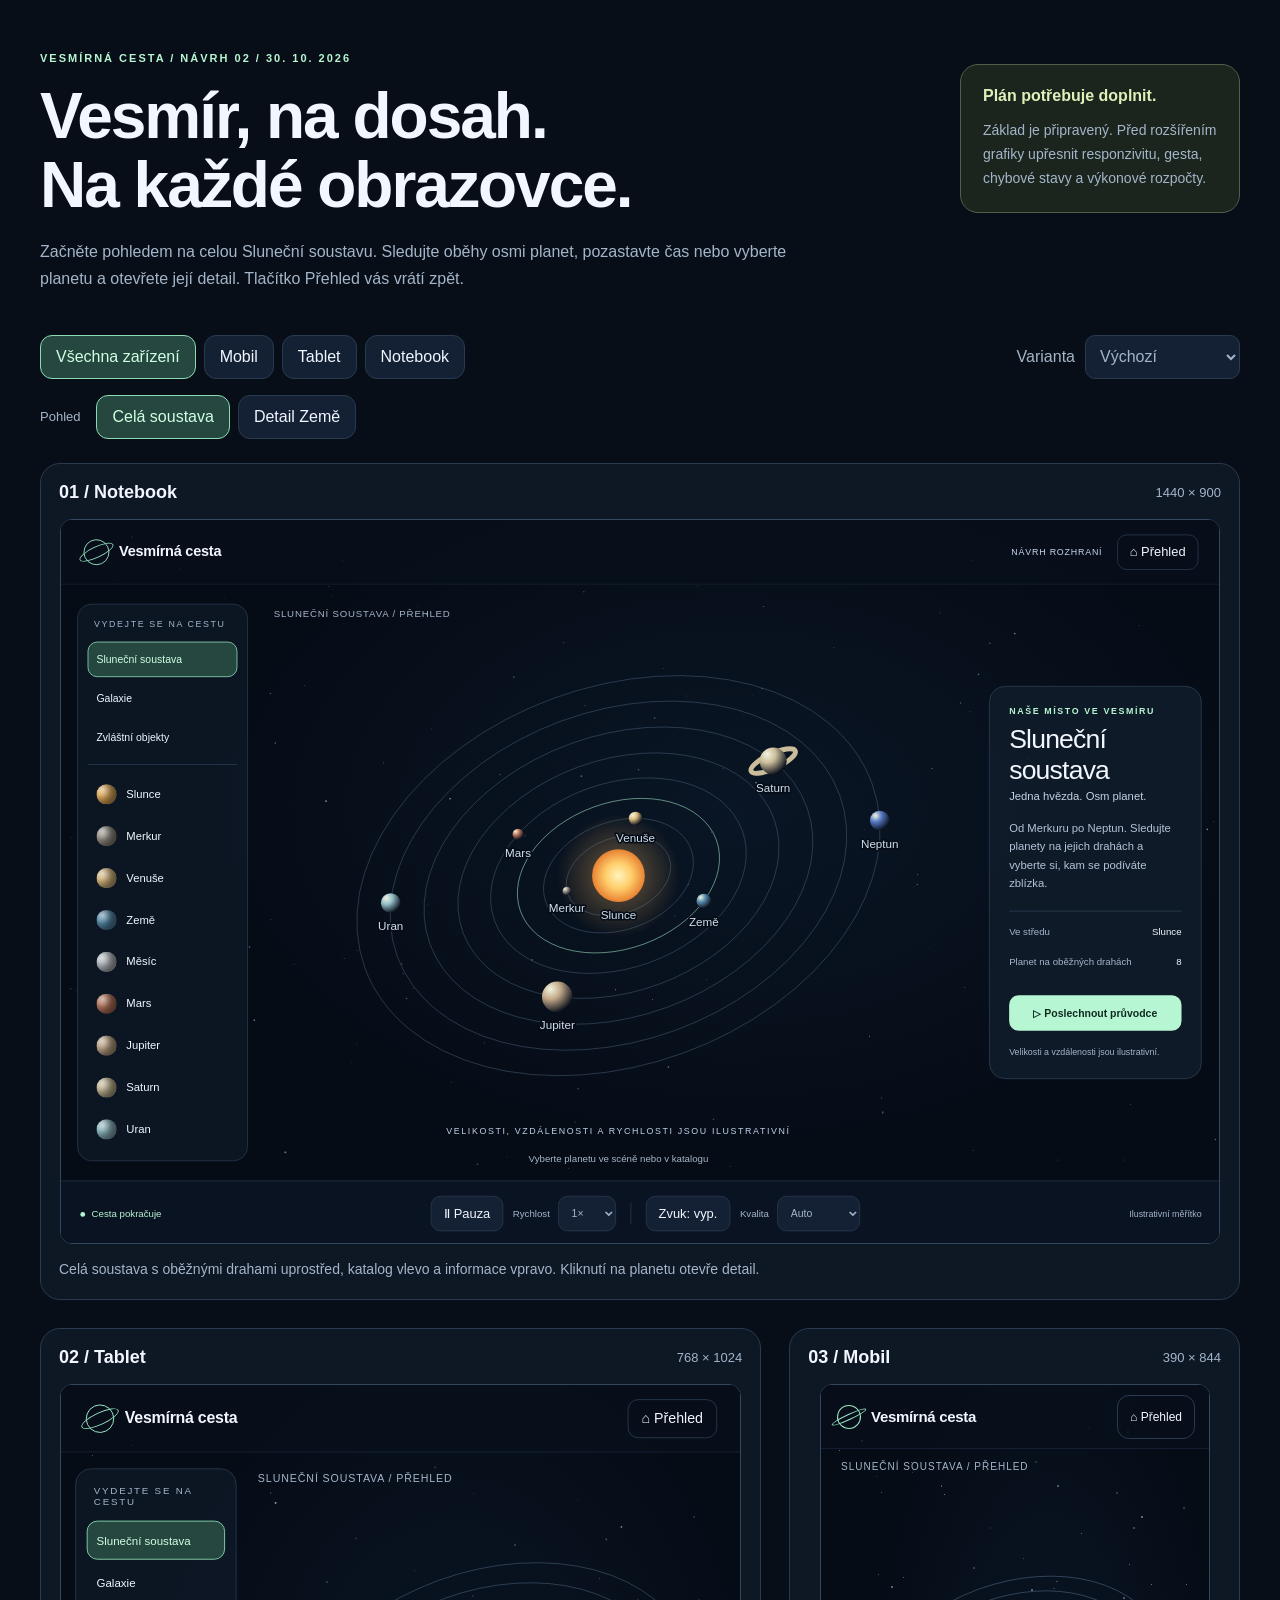
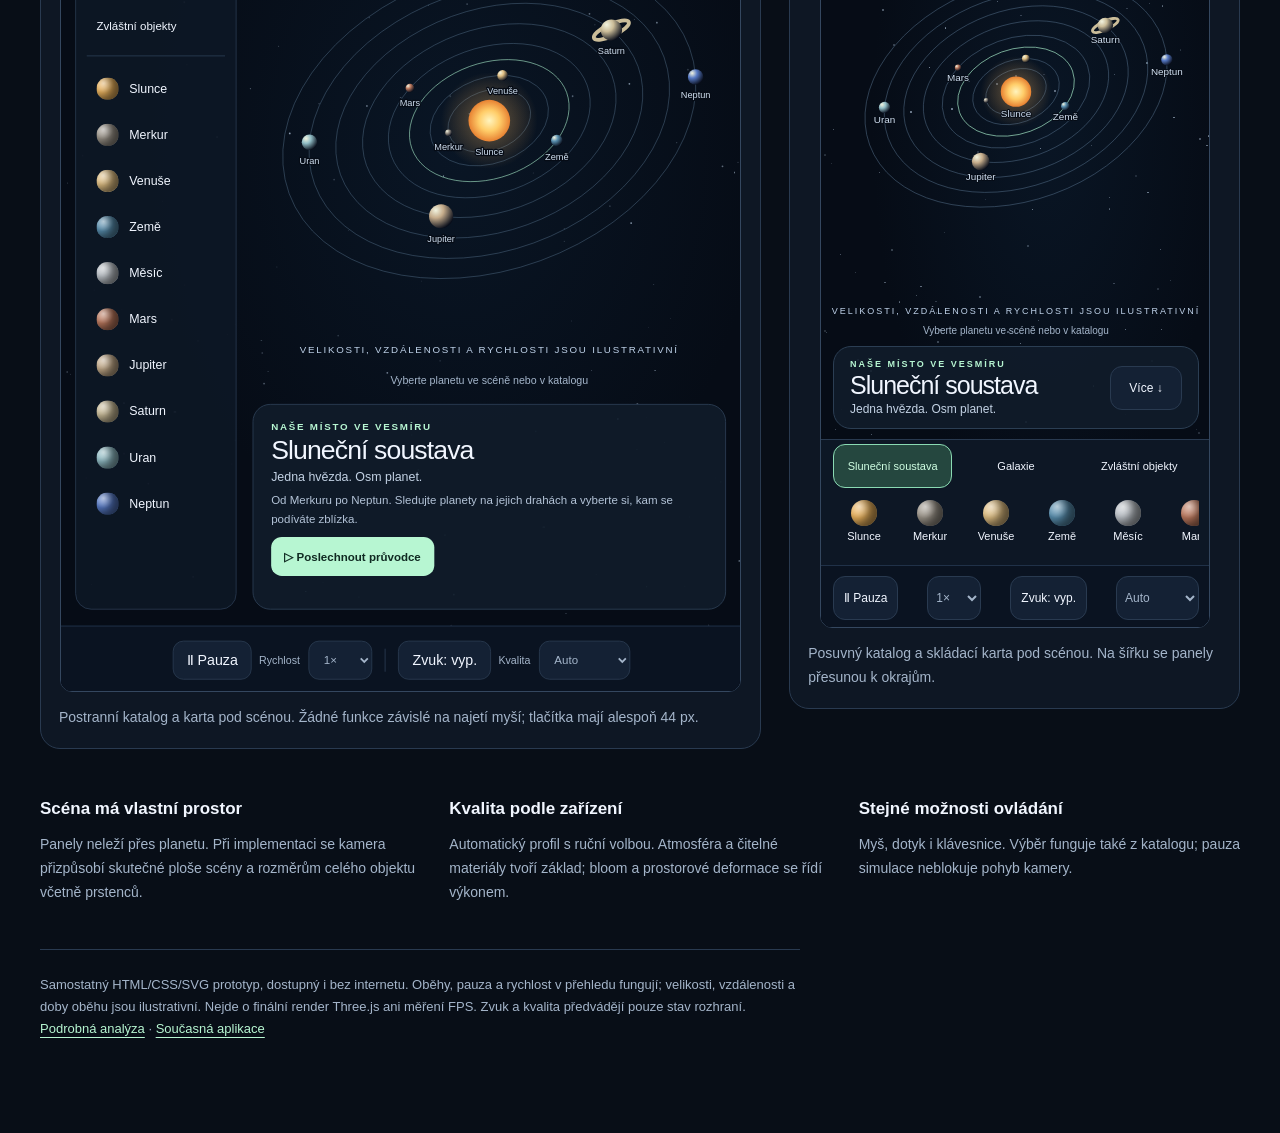
<file: docs/ui-preview.html>
<!DOCTYPE html>
<html lang="cs">
<head>
  <meta charset="UTF-8">
  <meta name="viewport" content="width=device-width, initial-scale=1, viewport-fit=cover">
  <title>Vesmírná cesta — návrh rozhraní pro všechna zařízení</title>
  <script>if (new URLSearchParams(location.search).has('screen')) document.documentElement.classList.add('screen-mode');</script>
  <style>
    :root { color-scheme: dark; --bg: #080e17; --panel: #111c2b; --line: #293a50; --muted: #a4b5ca; --text: #f1f6ff; --accent: #b7f6d2; }
    * { box-sizing: border-box; }
    body { margin: 0; background: var(--bg); color: var(--text); font-family: 'Segoe UI', sans-serif; }
    button, select { font: inherit; color: inherit; }
    button, select, a { -webkit-tap-highlight-color: transparent; }
    button, select { cursor: pointer; }
    button { border: 1px solid var(--line); background: #142134; border-radius: 12px; min-height: 44px; padding: 10px 15px; }
    button:hover { background: #23354c; }
    button:focus-visible, a:focus-visible, select:focus-visible, summary:focus-visible { outline: 3px solid var(--accent); outline-offset: 3px; }
    button[aria-pressed="true"] { background: #25473f; border-color: #8adab3; color: #d0ffe3; }
    a { color: #b7f6d2; text-underline-offset: 4px; }
    .eyebrow { color: var(--accent); text-transform: uppercase; font-size: 11px; letter-spacing: 2px; font-weight: 650; }
    .review { max-width: 1480px; padding: 52px 40px 80px; margin: auto; }
    .review-head { display: flex; justify-content: space-between; align-items: start; gap: 32px; }
    .review h1 { font-size: clamp(32px, 5vw, 64px); line-height: 1.08; font-weight: 550; letter-spacing: -2px; margin: 18px 0; }
    .review p { color: var(--muted); line-height: 1.7; max-width: 760px; }
    .verdict { flex: 0 0 280px; border: 1px solid #52604b; background: #1b251e; padding: 22px; border-radius: 18px; margin-top: 12px; }
    .verdict strong { color: #def1b8; }
    .verdict p { font-size: 14px; margin-bottom: 0; }
    .review-controls { display: flex; flex-wrap: wrap; gap: 8px; margin: 26px 0; }
    .review-controls label { display: flex; align-items: center; gap: 10px; margin-left: auto; color: var(--muted); }
    .review-controls select { background: #142134; border: 1px solid var(--line); padding: 10px; border-radius: 10px; min-height: 44px; }
    .device-grid { display: grid; grid-template-columns: minmax(0, 1.6fr) minmax(0, 1fr); gap: 28px; align-items: start; }
    .device { min-width: 0; margin: 0; padding: 18px; border: 1px solid var(--line); border-radius: 20px; background: #0e1724; }
    .device[data-device="notebook"] { grid-column: 1 / -1; }
    .device figcaption { display: flex; justify-content: space-between; align-items: center; margin: 0 0 16px; gap: 12px; }
    .device figcaption strong { font-size: 18px; }
    .device figcaption span { color: var(--muted); font-size: 13px; }
    .device-stage { overflow: hidden; border: 1px solid #34475f; border-radius: 12px; position: relative; margin: auto; background: #040912; }
    .device-stage iframe { border: 0; display: block; transform-origin: top left; }
    .device p { font-size: 14px; margin-bottom: 0; }
    .device-grid[data-filter]:not([data-filter="all"]) { display: block; }
    .device-grid[data-filter="mobile"] .device:not([data-device="mobile"]),
    .device-grid[data-filter="tablet"] .device:not([data-device="tablet"]),
    .device-grid[data-filter="notebook"] .device:not([data-device="notebook"]) { display: none; }
    .review-notes { display: grid; grid-template-columns: repeat(3, 1fr); gap: 28px; margin-top: 36px; }
    .review-notes h2 { font-size: 17px; font-weight: 600; }
    .review-notes p { font-size: 14px; }
    .footnote { border-top: 1px solid var(--line); padding-top: 24px; margin-top: 30px; font-size: 13px; }
    .app-screen { display: none; }
    .screen-mode body { overflow: hidden; }
    .screen-mode .review { display: none; }
    .screen-mode .app-screen { display: grid; }
    /* Rozhraní aplikace: skutečné breakpointy uvnitř jednotlivých viewportů. */
    .app-screen {
      width: 100%; height: 100vh; height: 100dvh; min-height: 0;
      padding: env(safe-area-inset-top) env(safe-area-inset-right) env(safe-area-inset-bottom) env(safe-area-inset-left);
      grid-template-columns: 232px minmax(0, 1fr) 288px;
      grid-template-rows: 80px minmax(0, 1fr) 80px;
      background: radial-gradient(ellipse at 58% 40%, #10294355, transparent 55%), #060c16;
      position: relative; isolation: isolate;
    }
    .starfield { position: absolute; inset: 0; z-index: -1; pointer-events: none; overflow: hidden; }
    .star { position: absolute; border-radius: 50%; background: #d3e8ff; }
    .topbar { grid-area: 1 / 1 / 2 / -1; display: flex; align-items: center; justify-content: space-between; padding: 0 28px; border-bottom: 1px solid #20314880; gap: 16px; background: #080f1bcc; }
    .brand { display: flex; gap: 12px; align-items: center; font-weight: 600; letter-spacing: -.3px; font-size: 18px; white-space: nowrap; }
    .brand-mark { width: 32px; height: 32px; border: 1px solid #9ae8c4; border-radius: 50%; position: relative; transform: rotate(-25deg); }
    .brand-mark::after { content: ''; position: absolute; inset: 8px -8px; border: 1px solid #9ae8c4; border-radius: 50%; }
    .top-actions { display: flex; align-items: center; gap: 10px; }
    .prototype-tag { color: #c7d7ec; font-size: 11px; letter-spacing: 1px; text-transform: uppercase; margin-right: 8px; }
    .home { background: transparent; }
    .catalog { grid-area: 2 / 1 / 3 / 2; margin: 24px 0 24px 20px; min-height: 0; display: flex; flex-direction: column; padding: 18px 12px; border-radius: 18px; border: 1px solid #27374c; background: #0d1725ee; }
    .catalog-heading { margin: 0 8px 16px; font-size: 11px; text-transform: uppercase; letter-spacing: 2px; color: var(--muted); }
    .categories { display: grid; gap: 4px; border-bottom: 1px solid var(--line); padding-bottom: 12px; margin-bottom: 12px; }
    .category { text-align: left; font-size: 13px; border-color: transparent; background: transparent; padding: 10px; }
    .object-list { min-height: 0; overflow: auto; display: flex; flex-direction: column; gap: 4px; scrollbar-width: thin; }
    .object-button { display: flex; align-items: center; gap: 12px; background: transparent; border-color: transparent; text-align: left; font-size: 14px; flex-shrink: 0; padding: 8px 10px; min-height: 48px; }
    .orb { width: 25px; height: 25px; border-radius: 50%; display: inline-block; flex-shrink: 0; background: radial-gradient(circle at 32% 25%, #ffffff99, transparent 45%), var(--orb, #588eae); box-shadow: inset -8px -4px 10px #0009; }
    .scene-window { grid-area: 2 / 2 / 3 / 3; min-width: 0; min-height: 0; position: relative; display: flex; flex-direction: column; align-items: center; justify-content: center; padding: 38px 12px 55px; overflow: hidden; }
    .scene-caption { position: absolute; top: 30px; left: 32px; font-size: 12px; color: var(--muted); letter-spacing: 1px; }
    .planet-art { width: min(92%, 540px); height: min(82%, 540px); overflow: visible; filter: drop-shadow(0 0 26px #3996e42b); }
    .generic-art { display: none; width: min(65%, 340px); max-height: 75%; aspect-ratio: 1; border-radius: 50%; background: radial-gradient(circle at 30% 25%, #ffffff88, transparent 42%), radial-gradient(circle at 25% 35%, var(--planet-color), #050a12 80%); box-shadow: 0 0 45px #559ad32b; }
    .scene-window.other .planet-art { display: none; }
    .scene-window.other .generic-art { display: block; }
    .system-art { display: none; width: 100%; height: 100%; max-height: 680px; overflow: visible; }
    .scene-window.overview .system-art { display: block; }
    .scene-window.overview .planet-art, .scene-window.overview .generic-art { display: none; }
    .system-orbit { fill: none; stroke: #56718c; stroke-opacity: .52; stroke-width: 1; vector-effect: non-scaling-stroke; }
    .system-orbit.earth-orbit { stroke: #a3e6c5; stroke-opacity: .7; }
    .system-node { cursor: pointer; outline: none; }
    .system-node .hit-area { fill: transparent; stroke: transparent; stroke-width: 2; vector-effect: non-scaling-stroke; }
    .system-node:hover .hit-area, .system-node:focus-visible .hit-area { stroke: var(--accent); }
    .system-label { fill: #d0dff0; font-size: 19px; text-anchor: middle; paint-order: stroke; stroke: #060c16; stroke-width: 5px; stroke-linejoin: round; pointer-events: none; }
    .object-card.system-card h1 { font-size: 33px; line-height: 1.15; }
    .view-picker { display: flex; align-items: center; gap: 8px; margin: -10px 0 24px; }
    .view-picker span { font-size: 13px; color: var(--muted); margin-right: 8px; }
    .scene-label { position: absolute; bottom: 56px; text-align: center; font-size: 11px; letter-spacing: 2px; color: #bfd2e9; text-transform: uppercase; }
    .scene-help { position: absolute; bottom: 20px; color: var(--muted); font-size: 12px; text-align: center; padding: 0 12px; }
    .touch-help { display: none; }
    .object-card { grid-area: 2 / 3 / 3 / 4; align-self: center; margin: 20px 24px 20px 0; padding: 24px; background: #101c2ae8; border: 1px solid #2b3e53; border-radius: 20px; min-width: 0; max-height: calc(100% - 40px); overflow: auto; }
    .object-card h1 { margin: 10px 0 6px; font-size: 42px; font-weight: 500; letter-spacing: -1px; }
    .object-card .tagline { color: #c3d2e4; margin: 0 0 20px; font-size: 14px; }
    .card-copy { color: #b3c3d7; font-size: 14px; line-height: 1.65; }
    .facts { border-top: 1px solid #2b3e53; margin-top: 22px; padding-top: 6px; }
    .facts div { display: flex; justify-content: space-between; gap: 8px; padding: 12px 0; font-size: 12px; }
    .facts dt { color: var(--muted); }
    .facts dd { margin: 0; }
    .narrate { display: block; width: 100%; background: #b7f6d2; color: #102a22; border: 0; margin-top: 22px; font-size: 13px; font-weight: 600; }
    .narrate:hover { background: #d1ffe4; }
    .details-toggle { display: none; }
    .scale-note { font-size: 11px; color: var(--muted); line-height: 1.5; margin: 18px 0 0; }
    .toolbar { grid-area: 3 / 1 / 4 / -1; display: flex; align-items: center; justify-content: center; gap: 12px; border-top: 1px solid #203148; padding: 10px 24px; background: #0a1321; }
    .toolbar button, .toolbar select { min-height: 44px; }
    .toolbar select { background: #142134; border: 1px solid var(--line); padding: 10px 12px; border-radius: 12px; font-size: 13px; }
    .toolbar label { color: var(--muted); font-size: 12px; display: flex; align-items: center; gap: 10px; }
    .toolbar .divider { width: 1px; height: 26px; background: var(--line); margin: 0 6px; }
    .sim-state { font-size: 12px; color: #b7f6d2; margin-right: auto; }
    .sim-state::before { content: ''; width: 6px; height: 6px; border-radius: 50%; background: #b7f6d2; display: inline-block; margin-right: 8px; }
    .design-note { color: var(--muted); margin-left: auto; font-size: 11px; }
    .toast { position: absolute; z-index: 10; left: 50%; top: 90px; transform: translateX(-50%); background: #253b4f; border: 1px solid #7fa8cb; padding: 12px 18px; border-radius: 12px; max-width: calc(100% - 24px); width: max-content; font-size: 13px; box-shadow: 0 8px 32px #0008; }
    .toast:empty { display: none; }
    @media (min-width: 700px) and (max-width: 1099px) {
      .app-screen { grid-template-columns: 198px minmax(0, 1fr); grid-template-rows: 76px minmax(0, 1fr) 250px 76px; }
      .catalog { grid-area: 2 / 1 / 4 / 2; margin: 18px 0 18px 16px; }
      .scene-window { grid-area: 2 / 2 / 3 / 3; }
      .object-card { grid-area: 3 / 2 / 4 / 3; margin: 0 18px 18px; padding: 18px 20px; max-height: 100%; align-self: stretch; }
      .object-card h1 { font-size: 30px; margin: 4px 0; }
      .object-card.system-card h1 { font-size: 30px; }
      .object-card .tagline { margin-bottom: 6px; }
      .card-copy { margin: 8px 0; font-size: 13px; }
      .facts, .scale-note { display: none; }
      .narrate { width: auto; margin-top: 10px; }
      .toolbar { grid-area: 4 / 1 / 5 / -1; padding: 10px 18px; gap: 8px; }
      .sim-state, .design-note, .prototype-tag { display: none; }
      .planet-art { width: 95%; height: 90%; }
      .scene-caption { top: 22px; left: 24px; }
      .mouse-help { display: none; }
      .touch-help { display: inline; }
    }
    @media (max-width: 699px) {
      .app-screen { grid-template-columns: minmax(0, 1fr); grid-template-rows: 64px minmax(100px, 1fr) auto 126px 64px; }
      .topbar { padding: 0 16px; gap: 8px; }
      .brand { font-size: 15px; gap: 10px; }
      .brand-mark { width: 24px; height: 24px; }
      .top-actions { gap: 6px; }
      .home { font-size: 12px; padding: 8px 12px; }
      .prototype-tag { display: none; }
      .scene-window { grid-area: 2 / 1 / 3 / 2; padding: 20px 18px 32px; }
      .scene-caption { top: 12px; left: 20px; font-size: 10px; }
      .planet-art { width: 94%; height: 94%; }
      .scene-label { bottom: 30px; font-size: 9px; }
      .scene-help { bottom: 10px; font-size: 10px; }
      .mouse-help { display: none; }
      .touch-help { display: inline; }
      .object-card { grid-area: 3 / 1 / 4 / 2; border-radius: 18px; margin: 0 12px 10px; padding: 12px 16px; max-height: 34dvh; display: grid; grid-template-columns: 1fr auto; gap: 0 8px; align-self: stretch; }
      .object-card .eyebrow { font-size: 9px; }
      .object-card h1 { font-size: 27px; margin: 2px 0; }
      .object-card.system-card h1 { font-size: 25px; }
      .system-label { font-size: 28px; }
      .system-node.inner-planet .system-label { display: none; }
      .system-node.inner-planet:hover .system-label, .system-node.inner-planet:focus-visible .system-label { display: block; }
      .object-card .tagline { font-size: 12px; margin: 0; }
      .card-heading { min-width: 0; }
      .details-toggle { display: block; align-self: center; font-size: 12px; min-width: 72px; padding: 8px 10px; }
      .card-more { display: none; grid-column: 1 / -1; }
      .object-card.expanded .card-more { display: block; }
      .facts, .scale-note { display: none; }
      .card-copy { font-size: 13px; margin: 10px 0; }
      .narrate { margin: 10px 0 0; }
      .catalog { grid-area: 4 / 1 / 5 / 2; margin: 0; border: 0; border-top: 1px solid var(--line); border-radius: 0; padding: 4px 12px 0; background: #0d1725; }
      .catalog-heading { display: none; }
      .categories { display: flex; gap: 4px; margin: 0 0 4px; padding: 0; border: 0; }
      .category { flex: 1; font-size: 11px; white-space: nowrap; padding: 6px; text-align: center; }
      .object-list { flex-direction: row; gap: 4px; overflow-x: auto; overflow-y: hidden; }
      .object-button { flex-direction: column; gap: 4px; min-width: 62px; padding: 7px; font-size: 11px; min-height: 66px; text-align: center; }
      .orb { width: 26px; height: 26px; }
      .toolbar { grid-area: 5 / 1 / 6 / 2; gap: 6px; padding: 8px 12px; justify-content: space-between; }
      .toolbar button { font-size: 12px; padding: 8px 10px; }
      .toolbar select { font-size: 12px; padding: 8px 4px; max-width: 108px; }
      .toolbar label { gap: 0; }
      .toolbar .label-text, .sim-state, .design-note, .divider { display: none; }
      .toast { top: 72px; }
    }
    /* Telefon na šířku: místo spodních panelů tři úzké sloupce. */
    @media (min-width: 700px) and (max-height: 500px) {
      .app-screen { grid-template-columns: 176px minmax(0, 1fr) 218px; grid-template-rows: 54px minmax(0, 1fr) 58px; }
      .topbar { padding: 0 16px; }
      .brand { font-size: 15px; }
      .catalog { grid-area: 2 / 1 / 3 / 2; margin: 8px 0 8px 10px; padding: 8px; }
      .catalog-heading { display: none; }
      .categories { gap: 0; padding-bottom: 4px; margin-bottom: 4px; }
      .category { padding: 6px; font-size: 12px; }
      .object-button { min-height: 44px; padding: 6px; font-size: 12px; }
      .scene-window { grid-area: 2 / 2 / 3 / 3; padding: 15px 0 25px; }
      .scene-caption, .scene-label { display: none; }
      .scene-help { bottom: 6px; font-size: 10px; }
      .object-card { grid-area: 2 / 3 / 3 / 4; margin: 8px 10px 8px 0; padding: 14px; max-height: calc(100% - 16px); align-self: center; }
      .object-card h1 { font-size: 28px; }
      .object-card.system-card h1 { font-size: 26px; }
      .object-card .tagline { font-size: 12px; margin-bottom: 4px; }
      .card-copy { font-size: 12px; line-height: 1.5; }
      .narrate { font-size: 11px; padding: 8px; }
      .toolbar { grid-area: 3 / 1 / 4 / -1; padding: 6px 16px; }
      .toolbar .label-text { display: none; }
      .mouse-help { display: none; }
      .touch-help { display: inline; }
    }
    @media (prefers-reduced-motion: reduce) { *, *::before, *::after { scroll-behavior: auto !important; transition: none !important; animation: none !important; } }
    @media (max-width: 800px) {
      .review { padding: 28px 16px; }
      .review-head { flex-direction: column; gap: 12px; }
      .verdict { flex-basis: auto; width: 100%; }
      .device-grid, .review-notes { grid-template-columns: 1fr; }
      .review-controls label { margin-left: 0; }
      .device { padding: 12px; }
    }
  </style>
</head>
<body>
  <main class="review">
    <header class="review-head">
      <div>
        <div class="eyebrow">Vesmírná cesta / návrh 02 / 30. 10. 2026</div>
        <h1>Vesmír, na dosah.<br>Na každé obrazovce.</h1>
        <p>Začněte pohledem na celou Sluneční soustavu. Sledujte oběhy osmi planet, pozastavte čas nebo vyberte planetu a otevřete její detail. Tlačítko Přehled vás vrátí zpět.</p>
      </div>
      <aside class="verdict"><strong>Plán potřebuje doplnit.</strong><p>Základ je připravený. Před rozšířením grafiky upřesnit responzivitu, gesta, chybové stavy a výkonové rozpočty.</p></aside>
    </header>
    <nav class="review-controls" aria-label="Náhled zařízení">
      <button data-filter="all" aria-pressed="true">Všechna zařízení</button>
      <button data-filter="mobile" aria-pressed="false">Mobil</button>
      <button data-filter="tablet" aria-pressed="false">Tablet</button>
      <button data-filter="notebook" aria-pressed="false">Notebook</button>
      <label>Varianta <select id="orientation"><option value="portrait">Výchozí</option><option value="landscape">Na šířku</option><option value="compact">Malá obrazovka</option></select></label>
    </nav>
    <nav class="view-picker" aria-label="Výchozí pohled v náhledech">
      <span>Pohled</span><button data-view="overview" aria-pressed="true">Celá soustava</button><button data-view="earth" aria-pressed="false">Detail Země</button>
    </nav>
    <div class="device-grid" data-filter="all">
      <figure class="device" data-device="notebook">
        <figcaption><strong>01 / Notebook</strong><span class="dimensions">1440 × 900</span></figcaption>
        <div class="device-stage"><iframe title="Návrh pro notebook" data-width="1440" data-height="900"></iframe></div>
        <p>Celá soustava s oběžnými drahami uprostřed, katalog vlevo a informace vpravo. Kliknutí na planetu otevře detail.</p>
      </figure>
      <figure class="device" data-device="tablet">
        <figcaption><strong>02 / Tablet</strong><span class="dimensions">768 × 1024</span></figcaption>
        <div class="device-stage"><iframe title="Návrh pro tablet" data-width="768" data-height="1024"></iframe></div>
        <p>Postranní katalog a karta pod scénou. Žádné funkce závislé na najetí myší; tlačítka mají alespoň 44 px.</p>
      </figure>
      <figure class="device" data-device="mobile">
        <figcaption><strong>03 / Mobil</strong><span class="dimensions">390 × 844</span></figcaption>
        <div class="device-stage"><iframe title="Návrh pro mobil" data-width="390" data-height="844"></iframe></div>
        <p>Posuvný katalog a skládací karta pod scénou. Na šířku se panely přesunou k okrajům.</p>
      </figure>
    </div>
    <div class="review-notes">
      <section><h2>Scéna má vlastní prostor</h2><p>Panely neleží přes planetu. Při implementaci se kamera přizpůsobí skutečné ploše scény a rozměrům celého objektu včetně prstenců.</p></section>
      <section><h2>Kvalita podle zařízení</h2><p>Automatický profil s ruční volbou. Atmosféra a čitelné materiály tvoří základ; bloom a prostorové deformace se řídí výkonem.</p></section>
      <section><h2>Stejné možnosti ovládání</h2><p>Myš, dotyk i klávesnice. Výběr funguje také z katalogu; pauza simulace neblokuje pohyb kamery.</p></section>
    </div>
    <p class="footnote">Samostatný HTML/CSS/SVG prototyp, dostupný i bez internetu. Oběhy, pauza a rychlost v přehledu fungují; velikosti, vzdálenosti a doby oběhu jsou ilustrativní. Nejde o finální render Three.js ani měření FPS. Zvuk a kvalita předvádějí pouze stav rozhraní. <a href="IMPLEMENTATION_REVIEW.md">Podrobná analýza</a> · <a href="../index.html">Současná aplikace</a></p>
  </main>

  <main class="app-screen" aria-label="Vesmírná cesta — prototyp">
    <div class="starfield" aria-hidden="true"></div>
    <header class="topbar">
      <div class="brand"><span class="brand-mark" aria-hidden="true"></span>Vesmírná cesta</div>
      <div class="top-actions"><span class="prototype-tag">Návrh rozhraní</span><button class="home">⌂ Přehled</button></div>
    </header>
    <nav class="catalog" aria-label="Katalog vesmírných objektů">
      <p class="catalog-heading">Vydejte se na cestu</p>
      <div class="categories" aria-label="Kategorie">
        <button class="category" data-category="solar" aria-pressed="true">Sluneční soustava</button>
        <button class="category" data-category="galaxies" aria-pressed="false">Galaxie</button>
        <button class="category" data-category="special" aria-pressed="false">Zvláštní objekty</button>
      </div>
      <div class="object-list"></div>
    </nav>
    <section class="scene-window" aria-label="Ilustrativní náhled vybraného objektu">
      <span class="scene-caption">SLUNEČNÍ SOUSTAVA / 03</span>
      <svg class="system-art" viewBox="0 0 1000 850" role="group" aria-label="Slunce a osm obíhajících planet. Výběrem planety otevřete detail.">
        <defs>
          <radialGradient id="system-sun"><stop stop-color="#fff4be"/><stop offset=".5" stop-color="#ffcd69"/><stop offset="1" stop-color="#e78132"/></radialGradient>
          <radialGradient id="system-corona"><stop stop-color="#ffc36b" stop-opacity=".4"/><stop offset="1" stop-color="#ffb55b" stop-opacity="0"/></radialGradient>
        </defs>
        <g class="system-orbits" aria-hidden="true"></g>
        <circle cx="500" cy="425" r="100" fill="url(#system-corona)" pointer-events="none"/>
        <g class="system-planets"></g>
      </svg>
      <svg class="planet-art" viewBox="0 0 600 600" role="img" aria-label="Schematická ilustrace Země s modrou atmosférou">
        <defs>
          <radialGradient id="ocean" cx="30%" cy="25%" r="80%"><stop stop-color="#568baf"/><stop offset=".4" stop-color="#215478"/><stop offset=".75" stop-color="#102c45"/><stop offset="1" stop-color="#040b18"/></radialGradient>
          <radialGradient id="shade" cx="28%" cy="30%" r="76%"><stop offset=".25" stop-color="#000" stop-opacity="0"/><stop offset=".62" stop-color="#020817" stop-opacity=".18"/><stop offset=".86" stop-color="#010510" stop-opacity=".8"/><stop offset="1" stop-color="#01040c" stop-opacity=".98"/></radialGradient>
          <radialGradient id="glow"><stop offset=".82" stop-color="#5cbcf5" stop-opacity="0"/><stop offset=".89" stop-color="#46b6f0" stop-opacity=".4"/><stop offset=".92" stop-color="#60bffd" stop-opacity=".15"/><stop offset="1" stop-color="#60bffd" stop-opacity="0"/></radialGradient>
          <clipPath id="sphere"><circle cx="300" cy="300" r="248"/></clipPath>
          <filter id="soft"><feGaussianBlur stdDeviation="3"/></filter>
        </defs>
        <circle cx="300" cy="300" r="278" fill="url(#glow)"/>
        <circle cx="300" cy="300" r="249" fill="url(#ocean)" stroke="#73c9f2" stroke-width="2"/>
        <g clip-path="url(#sphere)">
          <g fill="#76958b" stroke="#96b4a3" stroke-opacity=".5" stroke-width="2">
            <path d="M263 77l33 14 17 24-8 23 23 10 18-19 36 7 16 20 43-4 20 24 46-3 43 23 20 47-16 24-28-11-18 16-20-27-24 7-6 24-22 8-19-27-27 8-14-20-30 7-17-10-28 12-10-13-26 13-15-21 15-20-16-15 10-17-19-8 4-17 29 2 5-22z"/>
            <path d="M284 228l29-12 35 18 38 10 12 33 32 14-12 30-29 31-8 39-26 35-17-8-12-36-17-24-4-33-22-17-15-31 5-28z" fill="#b3a483"/>
            <path d="M78 147l33-15 23 10 32-13 33 7 16 22-16 21-25 7-10 26-23 7-13 32-17-15-24 5-12-35-25-11z"/>
            <path d="M147 292l23 6 18 23 33 14 4 26-19 29-8 40-18 22-3 28-14-9-8-31-6-27-14-31 8-25-12-21z" fill="#648e7b"/>
            <path d="M442 389l33-18 36 12 13 24-11 25-41 2-24-13z"/>
            <path d="M178 68l35-16 36 2-9 29-22 25-31-12z" fill="#c8dce0"/>
          </g>
          <g fill="none" stroke="#e3f5fa" stroke-linecap="round" filter="url(#soft)" opacity=".63">
            <path d="M65 264c74-92 104-67 148-96s88-15 132-39" stroke-width="15"/>
            <path d="M72 285c80-49 127-14 156-41s36-42 70-42" stroke-width="6"/>
            <path d="M215 362c66-30 91 20 134-8s85-33 154-7" stroke-width="12"/>
            <path d="M132 453c84-28 112 28 167 19s83-28 147-5" stroke-width="17"/>
            <path d="M358 182c56-5 68 26 112 20s58-3 84 8" stroke-width="10"/>
          </g>
          <circle cx="300" cy="300" r="248" fill="url(#shade)"/>
        </g>
      </svg>
      <div class="generic-art" aria-hidden="true"></div>
      <span class="scene-label">Náš malý modrý svět</span>
      <span class="scene-help"><span class="mouse-help">Tažením otáčíte · kolečkem přibližujete</span><span class="touch-help">Jedním prstem otáčíte · dvěma přibližujete</span></span>
    </section>
    <aside class="object-card" aria-label="Informace o objektu">
      <div class="card-heading"><div class="eyebrow" id="object-type">Kamenná planeta</div><h1 id="object-name">Země</h1><p class="tagline" id="object-tagline">Místo, kterému říkáme domov.</p></div>
      <button class="details-toggle" aria-expanded="false" aria-controls="card-more">Více ↓</button>
      <div class="card-more" id="card-more">
        <p class="card-copy" id="object-copy">Modré oceány, bílé mraky a tenká vrstva atmosféry. Vydejte se na cestu kolem našeho světa.</p>
        <dl class="facts"><div><dt>Naše hvězda</dt><dd>Slunce</dd></div><div><dt>Přirozený průvodce</dt><dd>Měsíc</dd></div></dl>
        <button class="narrate">▷ Poslechnout průvodce</button>
        <p class="scale-note">Velikosti a vzdálenosti jsou ilustrativní.</p>
      </div>
    </aside>
    <footer class="toolbar">
      <span class="sim-state">Cesta pokračuje</span>
      <button id="pause" aria-pressed="false">Ⅱ Pauza</button>
      <label><span class="label-text">Rychlost</span><select id="speed" aria-label="Rychlost simulace"><option value="0.5">0,5×</option><option value="1" selected>1×</option><option value="5">5×</option><option value="10">10×</option></select></label>
      <span class="divider"></span>
      <button id="sound" aria-pressed="false">Zvuk: vyp.</button>
      <label><span class="label-text">Kvalita</span><select id="quality" aria-label="Kvalita grafiky"><option>Auto</option><option>Úsporná</option><option>Vyvážená</option><option>Vysoká</option></select></label>
      <span class="design-note">Ilustrativní měřítko</span>
    </footer>
    <div class="toast" role="status" aria-live="polite"></div>
  </main>
  <script>
    const isScreen = document.documentElement.classList.contains('screen-mode');
    if (!isScreen) {
      const presets = {
        portrait: { mobile: [390, 844], tablet: [768, 1024], notebook: [1440, 900] },
        landscape: { mobile: [844, 390], tablet: [1024, 768], notebook: [1440, 900] },
        compact: { mobile: [360, 640], tablet: [768, 1024], notebook: [1366, 768] }
      };
      const resizeFrames = () => {
        document.querySelectorAll('.device').forEach(device => {
          const frame = device.querySelector('iframe');
          const stage = device.querySelector('.device-stage');
          const [width, height] = presets[document.getElementById('orientation').value][device.dataset.device];
          const available = device.clientWidth - parseFloat(getComputedStyle(device).paddingLeft) * 2 - 2;
          const scale = Math.min(1, Math.max(0, available) / width);
          frame.style.width = width + 'px';
          frame.style.height = height + 'px';
          frame.style.transform = `scale(${scale})`;
          stage.style.width = width * scale + 'px';
          stage.style.height = height * scale + 'px';
          device.querySelector('.dimensions').textContent = `${width} × ${height}`;
        });
      };
      document.querySelectorAll('iframe').forEach(frame => { frame.src = location.pathname + '?screen=1'; });
      document.querySelectorAll('[data-view]').forEach(button => button.addEventListener('click', () => {
        document.querySelectorAll('[data-view]').forEach(item => item.setAttribute('aria-pressed', item === button));
        document.querySelectorAll('iframe').forEach(frame => { frame.src = location.pathname + '?screen=1&view=' + button.dataset.view; });
      }));
      document.querySelectorAll('.review-controls button').forEach(button => button.addEventListener('click', () => {
        document.querySelector('.device-grid').dataset.filter = button.dataset.filter;
        document.querySelectorAll('.review-controls button').forEach(item => item.setAttribute('aria-pressed', item === button));
        resizeFrames();
      }));
      document.getElementById('orientation').addEventListener('change', resizeFrames);
      new ResizeObserver(resizeFrames).observe(document.querySelector('.device-grid'));
      resizeFrames();
    } else {
      // Samostatný prototyp UI. Ovladače nejsou připojeny k produkční scéně.
      const catalog = {
        solar: [['Slunce', '#e9b25d'], ['Merkur', '#9c958a'], ['Venuše', '#e0bf83'], ['Země', '#588eae'], ['Měsíc', '#bdc3c9'], ['Mars', '#bc795e'], ['Jupiter', '#c5ac8b'], ['Saturn', '#cbbd99'], ['Uran', '#91bdc6'], ['Neptun', '#5679c4']],
        galaxies: [['M101', '#9bb8f4'], ['M81', '#d6bd88'], ['M83', '#c78eae']],
        special: [['Halley', '#8dd8df'], ['NEOWISE', '#e4bf7e'], ['Černá díra', '#d4996f'], ['Červí díra', '#a396df']]
      };
      let selected = null;
      let category = 'solar';
      const reducedMotion = matchMedia('(prefers-reduced-motion: reduce)');
      let paused = reducedMotion.matches;
      let simulationTime = 0;
      let speed = 1;
      let overview = true;
      let lastFrame = null;
      const earthFacts = document.querySelector('.facts').innerHTML;
      let toastTimer;
      const toast = message => {
        document.querySelector('.toast').textContent = message;
        clearTimeout(toastTimer);
        toastTimer = setTimeout(() => { document.querySelector('.toast').textContent = ''; }, 3500);
      };
      const selectObject = (name, color) => {
        selected = name;
        overview = false;
        document.querySelector('.scene-window').classList.remove('overview');
        document.querySelector('.object-card').classList.remove('system-card');
        document.querySelector('.facts').innerHTML = earthFacts;
        const earth = name === 'Země';
        document.getElementById('object-name').textContent = name;
        document.getElementById('object-type').textContent = earth ? 'Kamenná planeta' : ({ solar: 'Sluneční soustava', galaxies: 'Galaxie', special: 'Zvláštní objekt' })[category];
        document.getElementById('object-tagline').textContent = earth ? 'Místo, kterému říkáme domov.' : 'Další zastávka na vaší cestě.';
        document.getElementById('object-copy').textContent = earth ? 'Modré oceány, bílé mraky a tenká vrstva atmosféry. Vydejte se na cestu kolem našeho světa.' : 'Zde bude stručná zajímavost a český komentář k vybranému objektu. Tento náhled ukazuje změnu rozhraní.';
        document.querySelector('.scene-window').classList.toggle('other', !earth);
        document.querySelector('.generic-art').style.setProperty('--planet-color', color);
        document.querySelector('.facts').hidden = !earth;
        document.querySelector('.scene-label').textContent = earth ? 'Náš malý modrý svět' : 'Ilustrativní zástupný náhled';
        document.querySelector('.scene-caption').textContent = earth ? 'SLUNEČNÍ SOUSTAVA / 03' : name.toLocaleUpperCase('cs');
        document.querySelector('.scene-help').textContent = 'Detail objektu · tlačítkem Přehled zpět';
        document.querySelectorAll('.object-button').forEach(button => button.setAttribute('aria-pressed', button.dataset.name === name));
      };
      const renderCatalog = () => {
        const list = document.querySelector('.object-list');
        list.replaceChildren();
        catalog[category].forEach(([name, color]) => {
          const button = document.createElement('button');
          button.className = 'object-button';
          button.dataset.name = name;
          button.setAttribute('aria-pressed', name === selected);
          const orb = document.createElement('span');
          orb.className = 'orb';
          orb.style.setProperty('--orb', color);
          orb.setAttribute('aria-hidden', 'true');
          button.append(orb, document.createTextNode(name));
          button.addEventListener('click', () => selectObject(name, color));
          list.append(button);
        });
      };
      document.querySelectorAll('.category').forEach(button => button.addEventListener('click', () => {
        category = button.dataset.category;
        document.querySelectorAll('.category').forEach(item => item.setAttribute('aria-pressed', item === button));
        renderCatalog();
      }));
      document.querySelector('.details-toggle').addEventListener('click', event => {
        const expanded = document.querySelector('.object-card').classList.toggle('expanded');
        event.currentTarget.setAttribute('aria-expanded', expanded);
        event.currentTarget.textContent = expanded ? 'Méně ↑' : 'Více ↓';
      });
      const updatePlayback = () => {
        document.getElementById('pause').setAttribute('aria-pressed', paused);
        document.getElementById('pause').textContent = paused ? '▷ Spustit' : 'Ⅱ Pauza';
        document.querySelector('.sim-state').textContent = paused ? 'Simulace pozastavena' : 'Cesta pokračuje';
      };
      document.getElementById('pause').addEventListener('click', () => {
        paused = !paused;
        updatePlayback();
      });
      reducedMotion.addEventListener('change', event => { if (event.matches) { paused = true; updatePlayback(); } });
      document.getElementById('sound').addEventListener('click', event => {
        const enabled = event.currentTarget.getAttribute('aria-pressed') !== 'true';
        event.currentTarget.setAttribute('aria-pressed', enabled);
        event.currentTarget.textContent = enabled ? 'Zvuk: zap.' : 'Zvuk: vyp.';
        toast('Náhled nastavení. Zvuk v tomto prototypu nehraje.');
      });
      document.getElementById('quality').addEventListener('change', () => toast('Volba kvality je ukázka UI; finální render doplní Three.js.'));
      document.getElementById('speed').addEventListener('change', event => { speed = Number(event.target.value); });
      document.querySelector('.narrate').addEventListener('click', () => toast('Zde začne český komentář. Nahrávky zatím nejsou součástí návrhu.'));
      const showOverview = () => {
        overview = true;
        selected = null;
        document.querySelector('[data-category="solar"]').click();
        document.querySelector('.scene-window').classList.remove('other');
        document.querySelector('.scene-window').classList.add('overview');
        document.querySelector('.object-card').classList.add('system-card');
        document.getElementById('object-type').textContent = 'Naše místo ve vesmíru';
        document.getElementById('object-name').textContent = 'Sluneční soustava';
        document.getElementById('object-tagline').textContent = 'Jedna hvězda. Osm planet.';
        document.getElementById('object-copy').textContent = 'Od Merkuru po Neptun. Sledujte planety na jejich drahách a vyberte si, kam se podíváte zblízka.';
        document.querySelector('.facts').hidden = false;
        document.querySelector('.facts').innerHTML = '<div><dt>Ve středu</dt><dd>Slunce</dd></div><div><dt>Planet na oběžných drahách</dt><dd>8</dd></div>';
        document.querySelector('.scene-caption').textContent = 'SLUNEČNÍ SOUSTAVA / PŘEHLED';
        document.querySelector('.scene-label').textContent = 'Velikosti, vzdálenosti a rychlosti jsou ilustrativní';
        document.querySelector('.scene-help').textContent = 'Vyberte planetu ve scéně nebo v katalogu';
        document.querySelector('.toast').textContent = '';
        updateOrbits();
      };
      document.querySelector('.home').addEventListener('click', showOverview);

      // Živý schematický přehled; čas animace sdílí pauzu a rychlost v UI.
      const svgElement = (tag, attributes, parent) => {
        const element = document.createElementNS('http://www.w3.org/2000/svg', tag);
        Object.entries(attributes).forEach(([key, value]) => element.setAttribute(key, value));
        parent.append(element);
        return element;
      };
      const definitions = document.querySelector('.system-art defs');
      const planetLayer = document.querySelector('.system-planets');
      const orbitLayer = document.querySelector('.system-orbits');
      const orbitRadii = [88, 126, 170, 215, 270, 327, 384, 440];
      const planetSizes = [7, 11, 12, 9, 25, 22, 16, 16];
      const phases = [2.8, 4.9, .6, 3.9, 2.1, 5.8, 3.4, .15];
      const periods = [26, 38, 52, 70, 100, 135, 175, 220];
      const planets = catalog.solar.filter(([name]) => !['Slunce', 'Měsíc'].includes(name));
      const makeBody = (name, color, radius, index) => {
        const group = svgElement('g', { class: 'system-node' + (index < 2 && index >= 0 ? ' inner-planet' : ''), role: 'button', tabindex: '0', 'aria-label': 'Prohlédnout: ' + name, 'data-planet': name }, planetLayer);
        const title = svgElement('title', {}, group);
        title.textContent = name;
        svgElement('circle', { r: Math.max(radius + 12, 28), class: 'hit-area' }, group);
        if (name === 'Saturn') svgElement('ellipse', { rx: radius * 1.8, ry: radius * .55, fill: 'none', stroke: '#cbbd99', 'stroke-width': 8, transform: 'rotate(-25)' }, group);
        let fill = 'url(#system-sun)';
        if (index >= 0) {
          const gradient = svgElement('radialGradient', { id: 'body-' + index, cx: '28%', cy: '25%', r: '80%' }, definitions);
          svgElement('stop', { offset: '0', 'stop-color': '#f1f3df' }, gradient);
          svgElement('stop', { offset: '.4', 'stop-color': color }, gradient);
          svgElement('stop', { offset: '1', 'stop-color': '#080d1a' }, gradient);
          fill = `url(#body-${index})`;
        }
        svgElement('circle', { r: radius, fill }, group);
        const label = svgElement('text', { y: radius + 28, class: 'system-label' }, group);
        label.textContent = name;
        const open = () => { document.querySelector('[data-category="solar"]').click(); selectObject(name, color); document.querySelector('.home').focus({ preventScroll: true }); };
        group.addEventListener('click', open);
        group.addEventListener('keydown', event => { if (event.key === 'Enter' || event.key === ' ') { event.preventDefault(); open(); } });
        return group;
      };
      makeBody('Slunce', '#e9b25d', 43, -1).setAttribute('transform', 'translate(500 425)');
      const orbitingBodies = planets.map(([name, color], i) => {
        svgElement('ellipse', { cx: 500, cy: 425, rx: orbitRadii[i], ry: orbitRadii[i] * .7, transform: 'rotate(-20 500 425)', class: 'system-orbit' + (name === 'Země' ? ' earth-orbit' : '') }, orbitLayer);
        return makeBody(name, color, planetSizes[i], i);
      });
      const updateOrbits = () => {
        const tilt = -Math.PI / 9;
        orbitingBodies.forEach((body, i) => {
          const angle = phases[i] + simulationTime * Math.PI * 2 / periods[i];
          const x = Math.cos(angle) * orbitRadii[i];
          const y = Math.sin(angle) * orbitRadii[i] * .7;
          body.setAttribute('transform', `translate(${500 + x * Math.cos(tilt) - y * Math.sin(tilt)} ${425 + x * Math.sin(tilt) + y * Math.cos(tilt)})`);
        });
        document.querySelector('.system-art').dataset.time = simulationTime;
      };
      const animateSystem = timestamp => {
        const dt = lastFrame === null ? 0 : Math.min((timestamp - lastFrame) / 1000, .1);
        lastFrame = timestamp;
        if (!paused && !document.hidden) {
          simulationTime += dt * speed;
          if (overview) updateOrbits();
        }
        requestAnimationFrame(animateSystem);
      };
      document.addEventListener('visibilitychange', () => { lastFrame = null; });
      let seed = 42;
      const random = () => { seed = (seed * 1664525 + 1013904223) >>> 0; return seed / 4294967296; };
      for (let i = 0; i < 150; i++) {
        const star = document.createElement('i');
        star.className = 'star';
        const size = .7 + random() * 1.4;
        star.style.cssText = `left:${random() * 100}%;top:${random() * 100}%;width:${size}px;height:${size}px;opacity:${.15 + random() * .5}`;
        document.querySelector('.starfield').append(star);
      }
      showOverview();
      updatePlayback();
      updateOrbits();
      if (new URLSearchParams(location.search).get('view') === 'earth') selectObject('Země', '#588eae');
      requestAnimationFrame(animateSystem);
    }
  </script>
</body>
</html>
</file>
